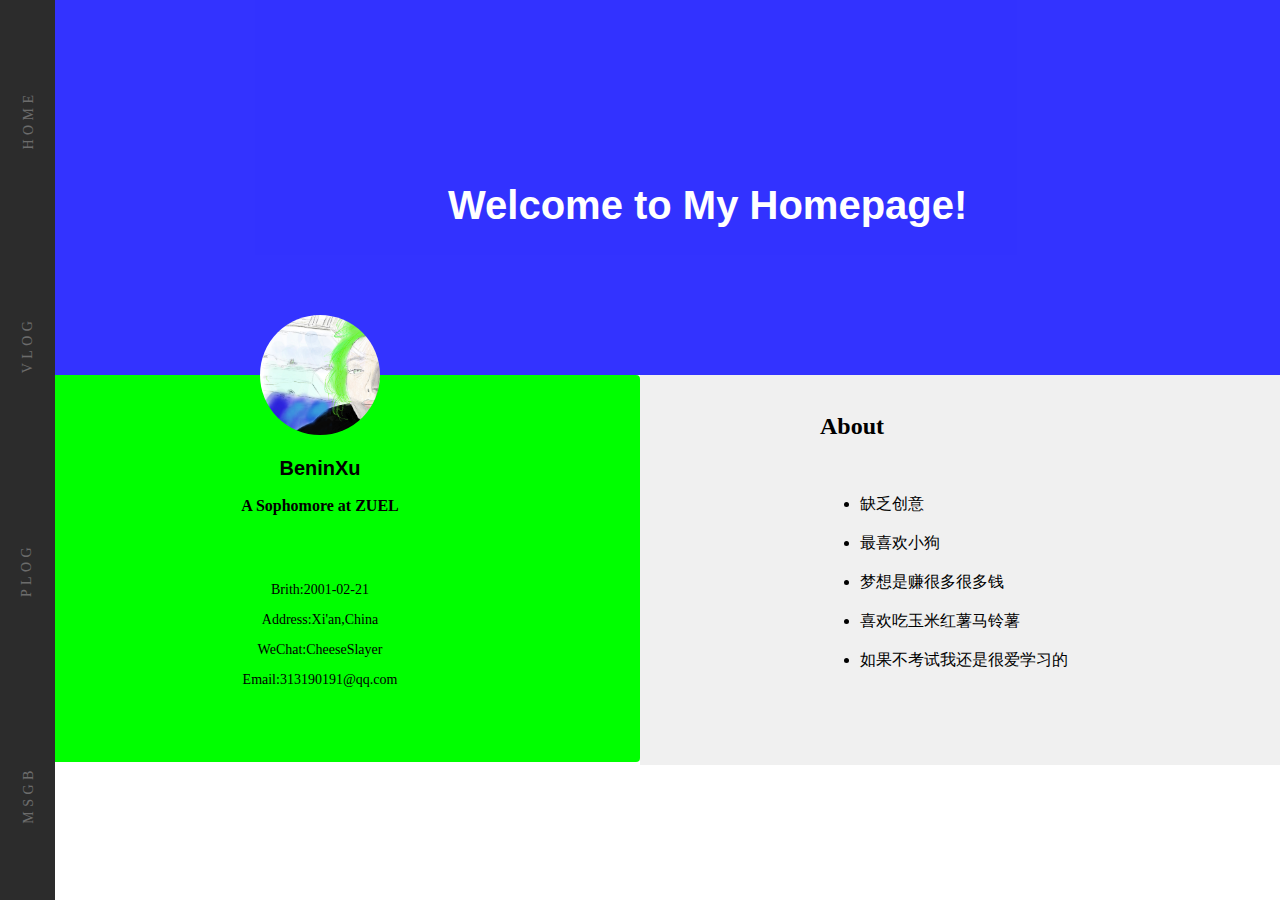
<file: index.html>
<!DOCTYPE html>
<html>
<head>
    <title>MyHomepage</title>
    <link rel="stylesheet" type="text/css" href="index.css">
</head>

<body>
    <div>
        <nav>
            <ul class="navigation">
                <li style="height: 25%"><a href="index.html">HOME</a></li>
                <li style="height: 25%"><a href="vlog.html">VLOG</a></li>
                <li style="height: 25%"><a href="plog.html">PLOG</a></li>
                <li style="height: 25%"><a href="msgb.html">MSGB</a></li>
            </ul>
        </nav>
    
    </div>
    
    <div class="blue">
        <div class="welcome">
            <h2>Welcome to My Homepage! </h2>
        </div>
    </div>

    <div class="about">
        <div class="aboutcontent">
            <br>
            <h2>About</h2><br>
            <ul>
                <li>缺乏创意</li><br>
                <li>最喜欢小狗</li><br>
                <li>梦想是赚很多很多钱</li><br>
                <li>喜欢吃玉米红薯马铃薯</li><br>
                <li>如果不考试我还是很爱学习的</li><br>
                
            </ul>
        </div>
    </div>

    <div class="infobox">
        <div class="infobox_head">
                <div class="headshot" 
                    style="width:120px;height:120px;
                    background-image:url(images/head.PNG);
                    background-size:cover;border-radius:50%;
                    background-repeat:no-repeat;
                    background-position:center center;">
                </div>
                <div class="myname">
                    <section><h1 class="name">BeninXu</h1></section> 
                    <section><h2 class="title">A Sophomore at ZUEL</h2></section>
                    <br><br>
                    <section><p class="contact">Brith:2001-02-21</p></section>
                    <section><p class="contact">Address:Xi'an,China</p></section>
                    <section><p class="contact">WeChat:CheeseSlayer</p></section>
                    <section><p class="contact">Email:313190191@qq.com</p></section>

                    </section>
                </div>
        </div>
    </div>
    
    
</body>
</html>
</file>
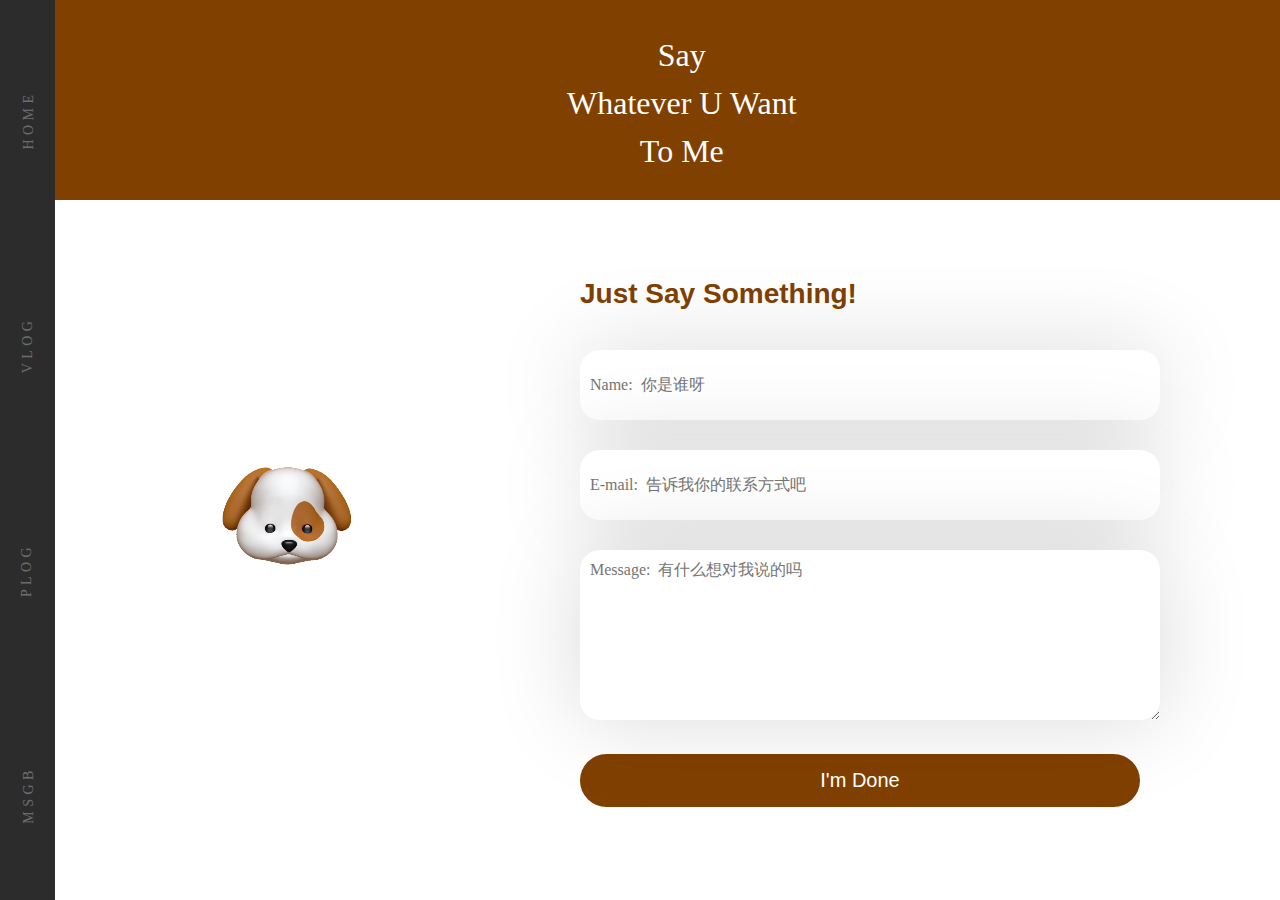
<file: msgb.html>
<!DOCTYPE html>

<head>
    <title>MessageBoard</title>
    <link rel="stylesheet" type="text/css" href="index.css">
    <link rel="stylesheet" type="text/css" href="msgb.css">
</head>

<body>
    <div>
        <!-- 导航区nav -->
        <nav>
            <ul class="navigation">
                <li style="height: 25%"><a href="index.html">HOME</a></li>
                <li style="height: 25%"><a href="vlog.html">VLOG</a></li>
                <li style="height: 25%"><a href="plog.html">PLOG</a></li>
                <li style="height: 25%"><a href="msgb.html">MSGB</a></li>
            </ul>
        </nav>
        <!-- end of nav -->
    </div>
    </div>
    <!-- 页眉区header -->
        <header>
            <h1>
                Say
                <strong>Whatever U Want</strong>
                To Me 
            </h1>
        </header>
    <!-- end of header -->  

    <!-- 留言板页面msgbpage，其中分为左右两部分，左边是小视频video，
    右边是留言板区messagebox -->
    <div class="msgbpage">
        <!-- 视频区video -->
        <div class="video">
            <video loop muted autoplay src="video/doggie.MP4" height="300px">
            </video>
        </div>
        <!-- end of video -->

        <!-- 留言板区messagebox，其中分为上下两部分，上面是标题区messagebox_title，
        下面是留言板内容区messagebox_content -->
        <div class="messagebox">
            <div class="messagebox_title">
                <h3>Just Say Something!</h3>
            </div>
            <!-- 留言板内容区messagebox_content，使用表单，分为四个form_section，
                两个文本框，一个文本域以及一个按钮launchbutton -->
            <div class="messagebox_content">
                <form>
                    <div class="form_section">
                        <input type="text" placeholder="Name:  你是谁呀">
                    </div>
                    <div class="form_section">
                        <input type="text" placeholder="E-mail:  告诉我你的联系方式吧">
                    </div>
                    <div class="form_section">
                        <textarea rows="5" cols="30"  placeholder="Message:  有什么想对我说的吗"></textarea>
                    </div>
                    <div class="launchbutton">
                        <button>I'm Done</button>
                    </div>
                </form>
            </div>
            <!-- end of messagebox -->
    </div>
</body>
</file>
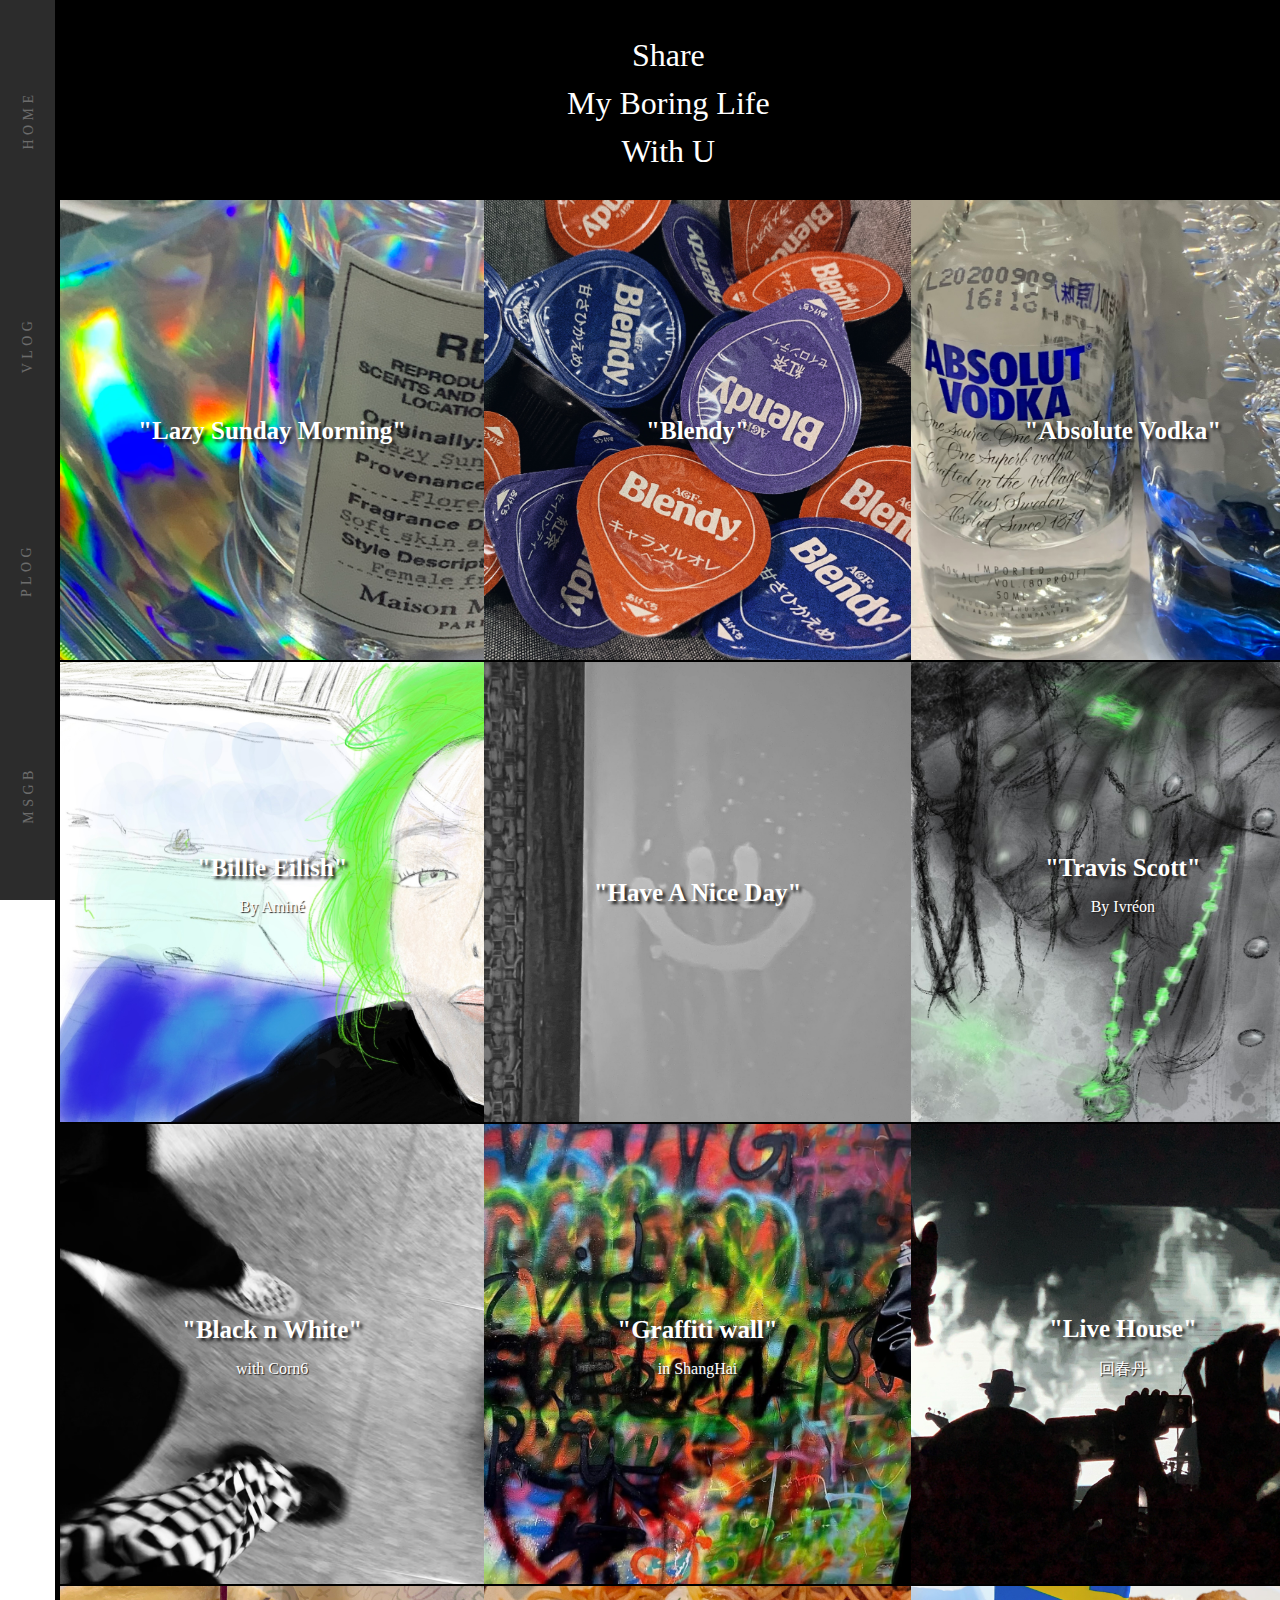
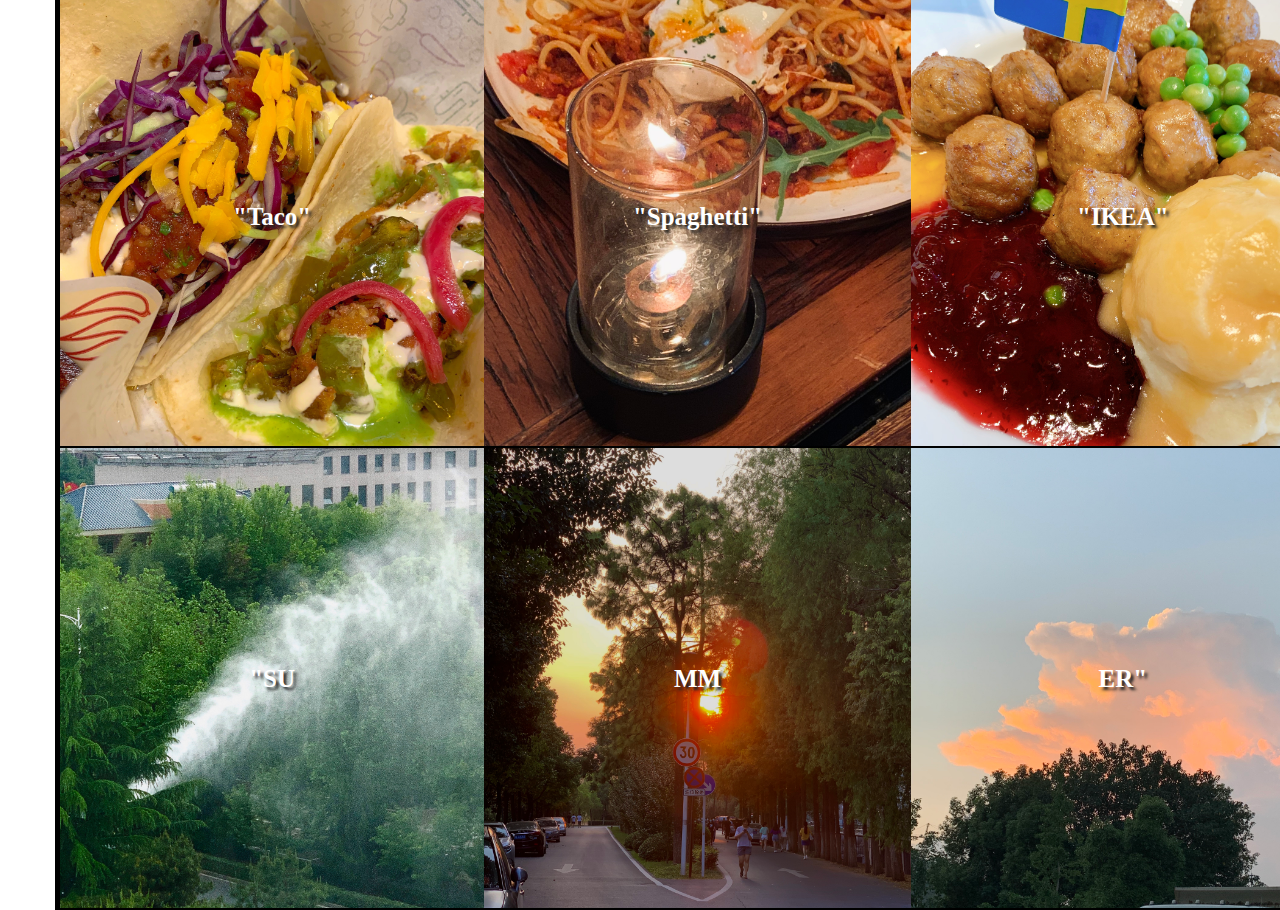
<file: plog.html>
<!DOCTYPE html>

<head>
    <title>PLOG</title>
    <link rel="stylesheet" type="text/css" href="index.css">
    <link rel="stylesheet" type="text/css" href="plog.css">
</head>

<body>
    <div>
        <!-- 导航区nav -->
        <nav>
            <ul class="navigation">
                <li style="height: 25%"><a href="index.html">HOME</a></li>
                <li style="height: 25%"><a href="vlog.html">VLOG</a></li>
                <li style="height: 25%"><a href="plog.html">PLOG</a></li>
                <li style="height: 25%"><a href="msgb.html">MSGB</a></li>
            </ul>
        </nav>
        <!-- end of nav -->
    </div>
    <!-- 页眉区header -->
    <header>
        <h1>
            Share
            <strong>My Boring Life</strong>
            With U 
        </h1>
    </header>
    <!-- end of header -->
    <div>
        <!-- plogbox，用表格实现，包括四行三列，用flex布局进行排列 -->
        <table class="plogbox" border="0" cellspacing="0">
            <tr>
                <td style="background-image: url(images/perfume.JPG); ">
                    <div class="plog_title">"Lazy Sunday Morning"</div>
                    <!-- <p class="plog_describe">是慵懒周末该有的味道</p> -->
                </td>
                <td style="background-image: url(images/coffee.JPG);">
                    <div class="plog_title">"Blendy"</div>
                    <!-- <p class="plog_describe">最爱的胶囊咖啡</p> -->
                </td>
                <td style="background-image: url(images/vodka.JPG);">
                    <div class="plog_title">"Absolute Vodka"</div>
                    <!-- <p class="plog_describe">绝对伏特加</p> -->
                </td>
            </tr>
            <tr>
                <td style="background-image: url(images/billie.PNG)">
                    <div class="plog_title">"Billie Eilish"</div>
                    <p class="plog_describe">By Aminé</p>
                </td>
                <td style="background-image: url(images/smile.JPG);">
                    <div class="plog_title">"Have A Nice Day"</div>
                    <!-- <p class="plog_describe"></p> -->
                </td>
                <td style="background-image: url(images/travis.PNG);">
                    <div class="plog_title">"Travis Scott"</div>
                    <p class="plog_describe">By Ivréon</p>
                </td>
            </tr>
            <tr>
                <td style="background-image: url(images/bnw.JPG)">
                    <div class="plog_title">"Black n White"</div>
                    <p class="plog_describe">with Corn6 </p>
                </td>
                <td style="background-image: url(images/wall.JPG);">
                    <div class="plog_title">"Graffiti wall"</div>
                    <p class="plog_describe">in ShangHai</p>
                </td>
                <td style="background-image: url(images/live.JPG);">
                    <div class="plog_title">"Live House"</div>
                    <p class="plog_describe">回春丹</p>
                </td>
            </tr>
            
          
            <tr>
                <td style="background-image: url(images/taco.JPG);">
                    <div class="plog_title">"Taco"</div>
                </td>
                <td style="background-image: url(images/spaghetti.JPG);">
                    <div class="plog_title">"Spaghetti"</div>
                </td>
                <td style="background-image: url(images/ikea.JPG);">
                    <div class="plog_title">"IKEA"</div>
                </td>
            </tr>
            <tr>
                <td style="background-image: url(images/spray.JPG)">
                    <div class="plog_title">"SU</div>
                </td>
                <td style="background-image: url(images/sunset.JPG);">
                    <div class="plog_title">MM</div>
                </td>
                <td style="background-image: url(images/cloud.JPG);">
                    <div class="plog_title">ER"</div>
                </td>
            </tr>
            
        </table>
        <!-- end of plogbox -->

    </div>
</body>

</html>
</file>
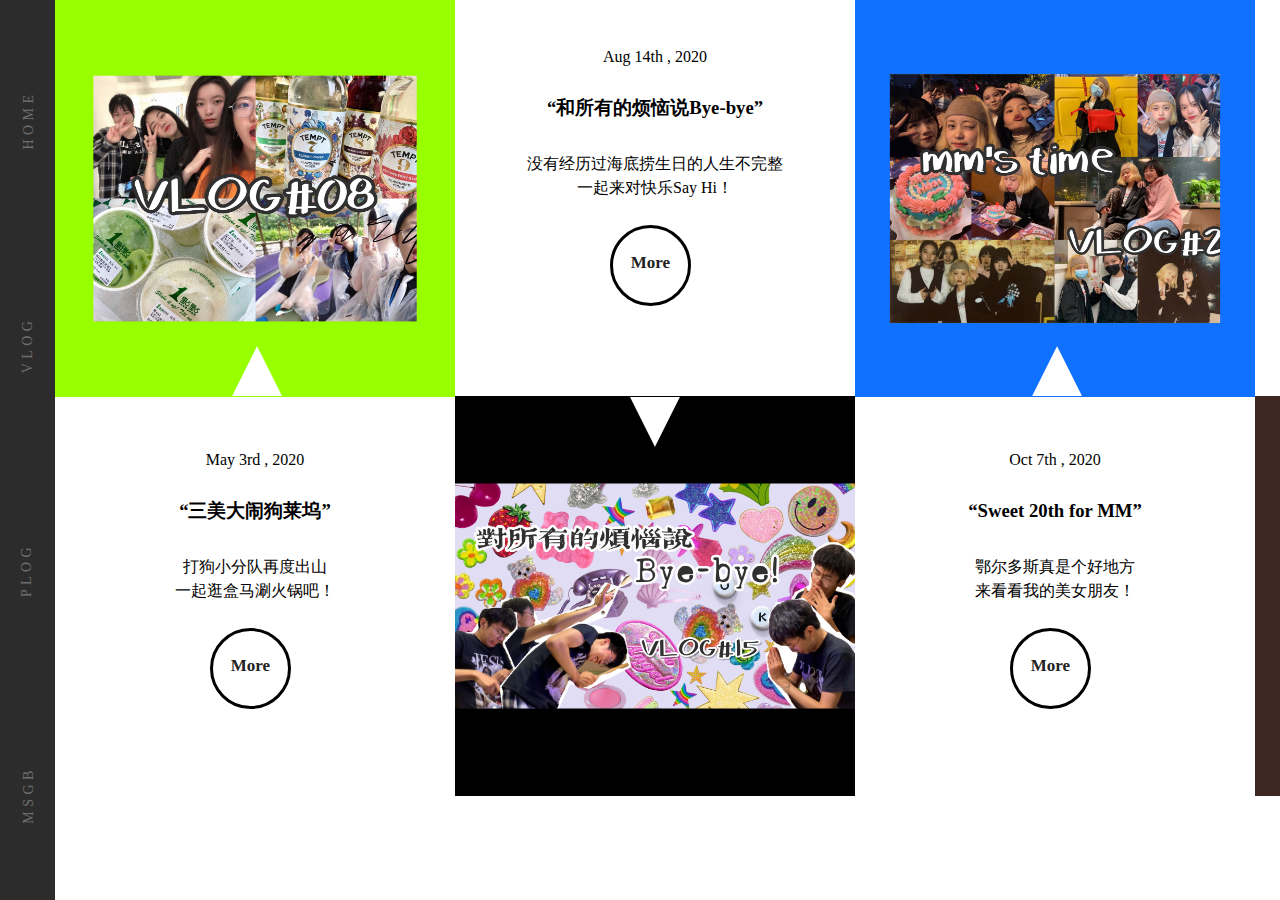
<file: vlog.html>
<!DOCTYPE html>

<head>
    <title>VLOG</title>
    <link rel="stylesheet" type="text/css" href="index.css">
    <link rel="stylesheet" type="text/css" href="vlog.css">
</head>


<body>
    <div>
        <!-- 导航区nav -->
        <nav>
            <ul class="navigation">
                <li style="height: 25%"><a href="index.html">HOME</a></li>
                <li style="height: 25%"><a href="vlog.html">VLOG</a></li>
                <li style="height: 25%"><a href="plog.html">PLOG</a></li>
                <li style="height: 25%"><a href="msgb.html">MSGB</a></li>
            </ul>
        </nav>
        <!-- end of nav -->
    </div>
    <div class="vlogbox">
        <!-- 把页面vlog_box用flex布局横向排列
            分为纵向的四列vlogbox_section；
            每一列又用flex布局纵向排列
            分为上下两部分vlog_wrapper和vlog_content-->
        <ul>
             <!-- 第一列，又分为上下两部分，上面是视频封面，下面是简介和链接 -->
            <li>
                <div class="vlogbox_section">
                    <div  class="vlog_wrapper" style="background-image: url(images/vlog3.JPG);"></div>
                    <div class="triangleup"></div>
                    <div class="vlog_content">
                        <div class="vlog_text">
                            <p class="vlog_date">May 3rd , 2020</p><br>
                            <h3>“三美大闹狗莱坞”</h3><br>
                            <p>打狗小分队再度出山</p>
                            <p>一起逛盒马涮火锅吧！</p>
                            <!-- 跳转到b站查看更多 -->
                            <a href="https://www.bilibili.com/video/BV1Qf4y1y7nU" class="button" target="_blank">
                            <br><br><span>More</span>
                            </a>
                        </div>
                    </div>
                 </div>
            </li>
            <!-- end of 第一列 -->

            <!-- 第二列，也分为上下两部分，上面是简介和链接，下面是视频封面 -->
            <li  class="vlogbox_section">
                <div class="vlog_content">
                    <div class="vlog_text">
                        <p class="vlog_date">Aug 14th , 2020</p><br>
                        <h3>“和所有的烦恼说Bye-bye”</h3><br>
                        <p>没有经历过海底捞生日的人生不完整</p>
                        <p>一起来对快乐Say Hi！</p>
                        <a href="https://www.bilibili.com/video/BV1Wh411X721" class="button" target="_blank">
                        <br><br><span>More</span>
                        </a>
                    </div>
                    <div class="triangledown"></div>
                    <div  class="vlog_wrapper" style="background-image: url(images/vlog2.JPG);"></div>
                    
                </div>

            </li>
            <!-- end of 第二列 -->

            <!-- 第三列，同第一列 -->
            <li>
                <div class="vlogbox_section">
                    <div  class="vlog_wrapper" style="background-image: url(images/vlog1.JPG);"></div>
                    <div class="triangleup"></div>
                    <div class="vlog_content">
                        <div class="vlog_text">
                            <p class="vlog_date">Oct 7th , 2020</p><br>
                            <h3>“Sweet 20th for MM”</h3><br>
                            <p>鄂尔多斯真是个好地方</p>
                            <p>来看看我的美女朋友！</p>
                            <a href="https://www.bilibili.com/video/BV1hK411u7iX" class="button" target="_blank">
                            <br><br><span>More</span>
                            </a>
                        </div>
                    </div>
                 </div>
            </li>
            <!-- end of 第三列 -->

            <!-- 第四列，同第二列 -->
            <li  class="vlogbox_section">
                <div class="vlog_content">
                    <div class="vlog_text">
                        <p class="vlog_date">July 16th , 2020</p><br>
                        <h3>“Date with Lex”</h3><br>
                        <p>黑松露燕麦拿铁 我一生难愈合的伤</p>
                        <p>来听听陈粒西安分粒的演唱会！</p>
                        <a href="https://www.bilibili.com/video/BV1JK411N7aa" class="button" target="_blank">
                        <br><br><span>More</span>
                        </a>
                    </div>
                    <div class="triangledown"></div>
                    <div  class="vlog_wrapper" style="background-image: url(images/vlog4.JPG);"></div>    
                </div>
            </li>
            <!-- end of 第四列 -->
        </ul>
        

    </div>
</body>
</html>
</file>
<file: index.css>
body
{
    margin: 0;
}
a
{
    display: block;
}
nav
{
    position: fixed;
    /* top: 0; */
    height: 100%;

    width: 60px;
}
.navigation
{
    background-color: #2c2c2c;

    height: 100%;
    left: 0;
    margin: 0;
    padding: 0;
    top: 0;
    position: fixed;
    vertical-align: middle;
    width: 55px;
    
}
.navigation li
{
    position: relative;
    /* width: 100%; */
    text-align: center;
    display: block;
    
}
.navigation li a
{
    color: #fff;
    font-size: 14px;
    letter-spacing: 4.4px;
    line-height: 14px;
    opacity: 0.3;
    /* 设置透明度 */
    text-decoration: none;
    /* 去掉下划线 */
    top: 50%;
    right: auto;
    transform: rotate(270deg);
    /* 设置文字旋转270度 */
    position: absolute;

 
}
.navigation li a:hover
{
   color:#fff;
   opacity:100;
   /* 设置光标选中效果 */
}

.blue
{

    position: absolute;
    width: 100%;
    height: 375px;
    background-color:blue;
    opacity: 0.8;
    
    margin-bottom: 375px;
    z-index: -1;
    /* 为了防止覆盖导航栏 */
}
.infobox
{
    position: absolute;
    width: 50%;
    text-align: center;

    border-radius: 4px;
    margin-top: 375px;
    height: 387px;
    z-index: -1;
    background-color: #00ff00;

}

.infobox_head
{
    margin-top: -60px;
}
.headshot
{
    margin: 0 auto;
    margin-top: -60px;
    margin-bottom: 20px;
}

.name
{
    /* color: #fff; */
    font-family:'Segoe UI', Tahoma, Geneva, Verdana, sans-serif;
    font-size: 20px;
    line-height: 1.3;
}
.myname ul
{
    list-style: none;
}

.title
{
    /* color: #fff; */
    font-size: 16px;
    line-height: 1.5;

}
.contact
{
    font-size: 14px;
}
.about
{
  
    height: 390px;
    width: 50%;
    margin-top: 375px;
    float: right;
    background-color: #f0f0f0;

}
.aboutcontent
{
    font-family: Microsoft YaHei;
    font-size: 16px;
    margin-left: 180px;
}

.welcome
{
    position: absolute;
    margin-top: 150px;
    margin-left: 35%;
}
.welcome h2
{
    font-size: 40px;
    color: #fff;
    font-family: 'Lucida Sans', 'Lucida Sans Regular', 'Lucida Grande', 'Lucida Sans Unicode', Geneva, Verdana, sans-serif;
}
</file>
<file: msgb.css>
video
{
    width: 50%;
    margin-left: 150px;
    margin-top: 380px;
}
.video
{
    width: 100%;
    height: 100%;
}
.msgbpage
{
    display: flex;
    width: 100%;
    
}
header
{
    height: 200px;
    width: 100%;
    position: absolute;
    background-color: #804000;
    top: 0;
    margin-left: 55px;
    text-align: center;
    z-index: -1;
}
h1
{
    color: #fff;
    position: absolute;
    top: 5%;
    left: 40%;
    font-weight: 300;
    line-height: 1.5;
}
h1 strong
{
    display: block;
}
.messagebox
{
    width: 100%;
    /* height: 100; */
    margin-right: 100px;
    margin-top: 230px;
    /* background-color: #804000; */
    padding: 20px;
    padding-right: 40px;

}

.messagebox_title
{
    margin-bottom: 40px;
}
h3
{
    color: #804000;
    font-size: 28px;
    font-family: 'Lucida Sans', 'Lucida Sans Regular', 'Lucida Grande', 'Lucida Sans Unicode', Geneva, Verdana, sans-serif;
    font-weight: bolder;
    /* font-family: Microsoft YaHei; */
}
input
{
    width: 100%;
    height: 50px;
    margin-bottom: 30px;
    padding: 10px;
    border: none;
    border-radius: 20px;
    box-shadow: 0 0 90px rgb(0 0 0 / 15%);
    font-family:fantasy;
    font-size: 16px;
}
textarea
{
    width: 100%;
    height: 150px;
    margin-bottom: 30px;
    padding: 10px;
    border: none;
    border-radius: 20px;
    box-shadow: 0 0 90px rgb(0 0 0 / 15%);
    font-family:fantasy;
    font-size: 16px;
}
.launchbutton
{
    /* position: relative; */
    /* display: inline-block; */
    /* text-decoration: none; */
    padding: 14px 40px;
    border: none;
    text-align: center;
    border-radius: 50px;
    letter-spacing: 1px;
    background: #804000;
}
button
{
    border:0;
	outline:none;
	background-color: transparent;
    color: #fff;
    font-size: 20px;
    font-family:Impact, Haettenschweiler, 'Arial Narrow Bold', sans-serif
}
</file>
<file: plog.css>
header
{
    height: 200px;
    width: 100%;
    position: absolute;
    background-color: black;
    top: 0;
    margin-left: 55px;
    text-align: center;
    z-index: -1;

}
h1
{
    color: #fff;
    position: absolute;
    top: 5%;
    left: 40%;
    font-weight: 300;
    line-height: 1.5;
}
h1 strong
{
    display: block;
}

.plogbox
{
    width: 100%;
    margin-left: 55px;
    margin-top: 200px;
    padding-left: 5px;
    background-color: black;
}
.plog_title
{
    text-align: center;
    color: #fff;
    font-size: 25px;
    font-weight: 800;
    /* position: absolute; */
    text-shadow: #222 3px 3px 3px;

}
table
{
    display: flex;
}
td
{
    /* display: block; */
    width: 460px;
    height: 460px;
    background-size: 460px 460px;
    background-repeat: no-repeat;

}
.plog_describe
{
    text-align: center;
    color: #fff;
    font-family:  Microsoft YaHei;
    text-shadow: #222 1px 1px 1px;
}
</file>
<file: vlog.css>
a
{
    text-decoration: none;
    /* 去掉下划线 */
}
ul
{
    list-style-type: none;
    padding: 0;
    margin: 0;
    height: 100%;
    
}
.vlogbox ul
{
    display: flex;
}
.vlogbox
{
    display: flex;
    align-items: center;
    height: 800px;
    
    left: 40px;
    width: 1600px;
    margin-left: 55px;

}
.vlogbox_section
{
    /* display: inline-block; */
    width: 400px;
    height: 100%;
    display: flex;
    flex-direction: column;

}
.vlog_wrapper
{
    background-position: center;
    background-size: 400px 400px;
    /* position: absolute; */
    height: 400px;
    width: 400px;
    top: 0px;
    left: 55px;
    z-index: -1;

}
.triangleup
{
    font-size: 40px;
    line-height: 40px;
    color: white;
    left: 50%;
    margin-left: 160px;
    /* position: absolute; */
    margin-top: -50px;
    top: 50%;
    z-index: -1;
}
.triangleup::before
{
    content: "\25B2";
    /* 三角形 */
    color: #fff;
    font-size: 85px;
}
.triangledown
{
    font-size: 40px;
    line-height: 40px;
    color: white;
    left: 50%;
    margin-right: 0;
    /* position: absolute; */
    margin-bottom: -50px;
    top: 50%;
    z-index: -1;
    transform: rotate(180deg);
    /* 旋转180度 */
}
.triangledown::before
{
    content: "\25B2";
    /* 三角形 */
    color: #fff;
    font-size: 85px;
}
.vlog_content
{
  
    height: 400px;
    width: 400px;
    /* position: absolute; */
    text-align: center;
    background-color: #fff;
    left: 55px; 

}
.vlog_text
{
    padding: 0px 30px 20px ;
    line-height: 14px;
    margin-top: 50px;
    margin-bottom: 20px;
    /* position: absolute; */
    top: 400px;
    height: 300px;
}
p
{
    margin-top: 10px;
    font-family: "Grad", Palatino, Palladio, "URW Palladio L", "Book Antiqua", Baskerville, "Bookman Old Style", "Bitstream Charter", "Nimbus Roman No9 L", Garamond, "Apple Garamond", "ITC Garamond Narrow", "New Century Schoolbook", "Century Schoolbook", "Century Schoolbook L", Georgia, serif;
    margin-bottom: 4px;
}

.button
{
    color: #222;

    border: 3px solid black;
    border-radius: 50%;
    height: 75px;
    width: 75px;
    margin-left: 125px;
}
.vlog_text a
{
    font-size: 17px;
    font-weight:900;
    line-height: 14px;

    margin-top: 30px;


}
.vlog_text a span
{
    margin-top: 20px;
}
</file>
